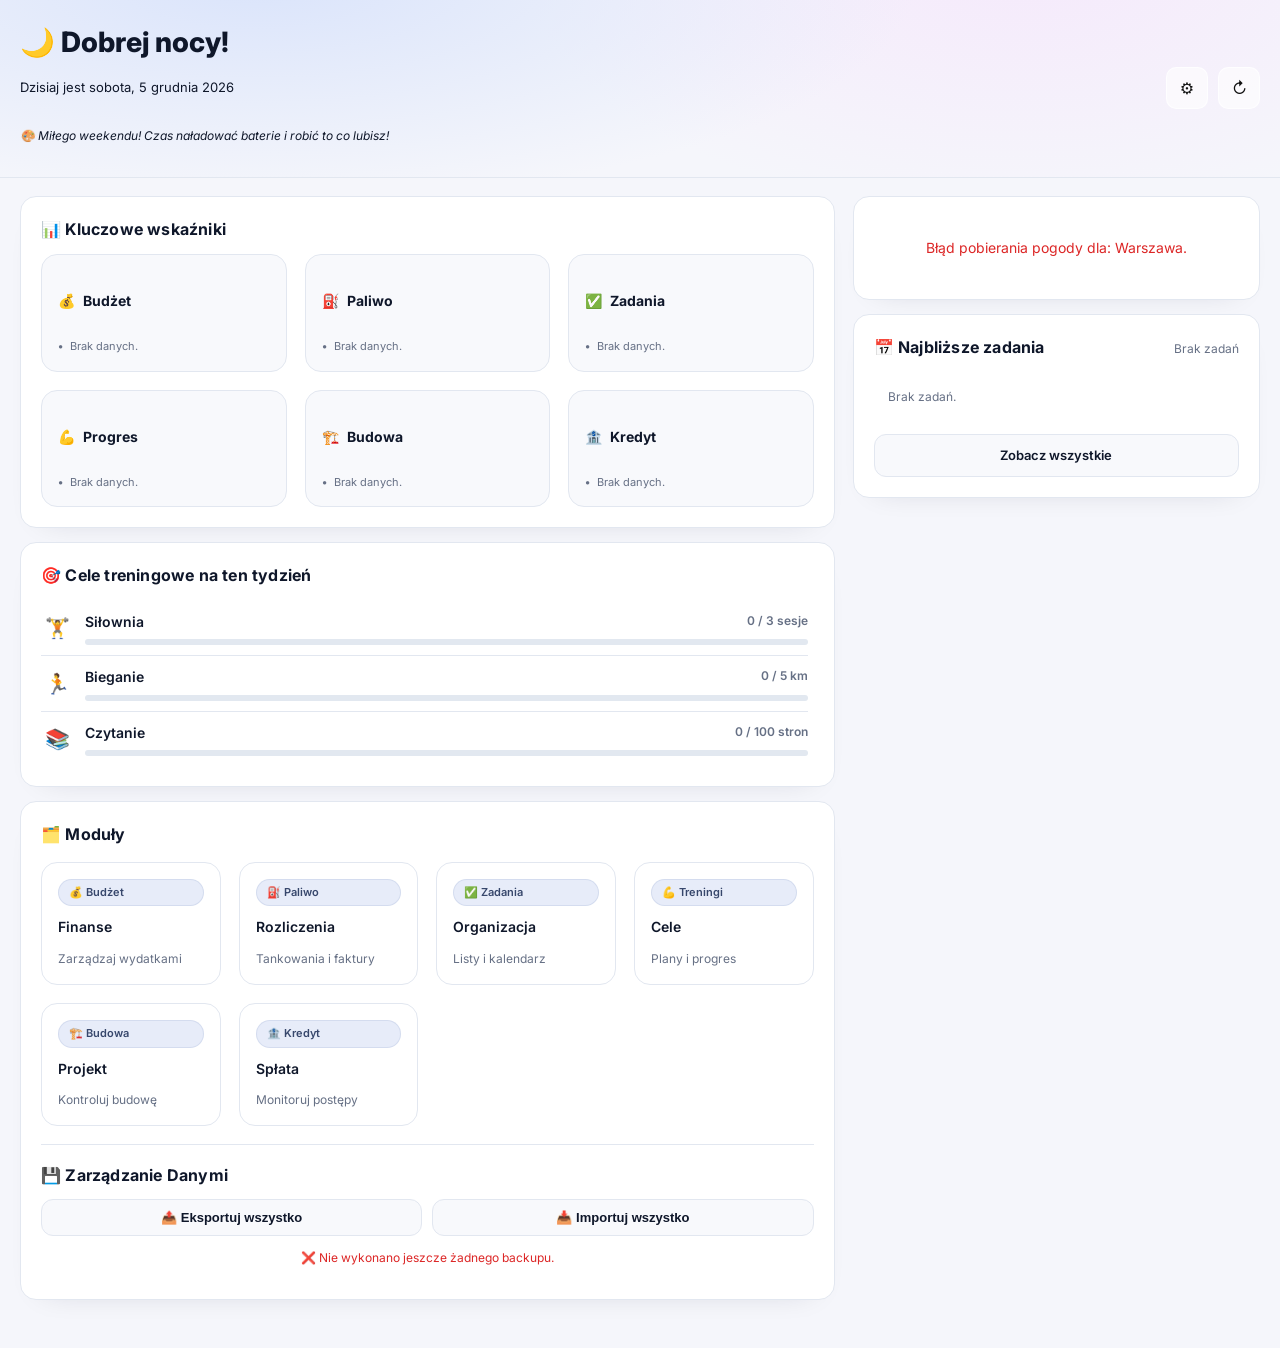
<file: index.html>
<!doctype html>
<html lang="pl" data-theme="light">
<head>
  <meta charset="utf-8" />
  <meta name="viewport" content="width=device-width, initial-scale=1" />
  <title>LifeOS — Dashboard</title>
  <link rel="preconnect" href="https://fonts.googleapis.com">
  <link rel="preconnect" href="https://fonts.gstatic.com" crossorigin>
  <link href="https://fonts.googleapis.com/css2?family=Inter:wght@400;500;600;700;800&display=swap" rel="stylesheet">
  <link rel="stylesheet" href="assets/styles.css">
  <style>
    :root {
      --gradient-primary: radial-gradient(1200px 400px at 20% -10%, hsl(var(--accent-h) 80% 92%) 0%, transparent 55%),
                          radial-gradient(1000px 500px at 80% -20%, hsl(280 70% 95%) 0%, transparent 50%);
      --ring: 2px solid hsl(var(--accent-h) var(--accent-s) 60%);
    }

    .grid { gap: 18px; }
    .g-main { grid-template-columns: 2fr 1fr; align-items: start; }
    .kpi-grid { grid-template-columns: repeat(auto-fit, minmax(220px, 1fr)); }
    .modules-grid { grid-template-columns: repeat(auto-fill, minmax(160px, 1fr)); }
    .card { animation: fadeInUp .4s ease-out; }

    @keyframes slideInRight { from{opacity:0; transform:translateX(12px)} to{opacity:1; transform:translateX(0)} }

    @media(max-width:1200px){ .kpi-grid { grid-template-columns: repeat(2, minmax(0,1fr)); } }
    @media(max-width:900px){ .g-main{ grid-template-columns: 1fr; } }

    .tile{
      cursor:pointer; display:flex; flex-direction:column; gap:10px; border-radius:16px; border:1px solid var(--line);
      background: var(--card); padding:16px; transition: transform .2s ease, box-shadow .2s ease, border-color .2s ease;
      text-decoration:none; color: var(--ink); position:relative; overflow:hidden;
    }
    .tile::before{
      content:''; position:absolute; inset:0 0 auto 0; height:3px; background: var(--accent); opacity:.18; transform: scaleX(0);
      transform-origin:left; transition: transform .2s ease;
    }
    .tile:hover{ transform: translateY(-3px); box-shadow: var(--shadow-md); border-color:hsl(var(--accent-h) 30% 70%) }
    .tile:hover::before{ transform: scaleX(1) }

    /* === New KPI Tiles === */
    .kpi-tile-large {
        display: flex; flex-direction: column; gap: 8px;
        background: var(--surface); border: 1px solid var(--line);
        border-radius: 16px; padding: 16px; text-decoration: none; color: var(--ink);
        transition: transform .2s ease, box-shadow .2s ease, border-color .2s ease;
        height: 100%;
    }
    .kpi-tile-large:hover {
        transform: translateY(-3px);
        box-shadow: var(--shadow-md);
        border-color: hsl(var(--accent-h) 30% 70%);
    }
    .kpi-header { display: flex; align-items: center; gap: 8px; font-weight: 700; font-size: 14px; }
    .kpi-main-value { font-size: 24px; font-weight: 800; line-height: 1.1; }
    .kpi-details { display:flex; flex-direction:column; gap:4px; font-size: 11px; color: var(--muted); line-height: 1.45; }
    .kpi-detail-line { position: relative; padding-left: 12px; }
    .kpi-detail-line::before { content:'•'; position:absolute; left:0; color: var(--muted); font-weight:700; }
    .kpi-progress-container { margin-top: auto; padding-top: 8px; }
    .value-ok { color: var(--green); }
    .value-warn { color: var(--orange); }
    .value-bad { color: var(--red); }

    /* === Hero === */
    .hero-header{
      margin:-32px -20px 18px -20px; padding: 20px 20px; color: var(--ink); position:relative; overflow:hidden;
      background: var(--gradient-primary);
      border-bottom: 1px solid var(--line);
    }
    .hero-content{
        position:relative; z-index:1; max-width:1280px; margin:0 auto;
        width: 100%;
        display:flex; align-items:center; justify-content: space-between; gap: 24px;
    }
    .hero-intro{ display:flex; flex-direction:column; gap:6px; }
    .greeting-text{ font-size: clamp(20px, 4vw, 28px); font-weight:800; margin:0 0 6px 0; animation: fadeInUp .5s ease-out }
    .date-text{ opacity:.9; font-size: 13px; margin:0 0 10px 0; animation: fadeInUp .5s ease-out .1s both }
    .dynamic-message{ font-style: italic; opacity:.85; font-size:12px; animation: fadeInUp .5s ease-out .2s both }

    .quick-actions{ display:flex; gap:10px; animation: slideInRight .5s ease-out .2s both; }
    .quick-action{
      width:42px; height:42px; background: hsl(0 0% 100% / .6);
      border:1px solid hsl(0 0% 100% / .7); border-radius:10px; display:flex; align-items:center; justify-content:center;
      color:#111; text-decoration:none; font-size:16px; transition: transform .15s ease, background .2s ease; backdrop-filter: blur(8px);
    }
    .quick-action:hover{ transform: scale(1.07) }

    /* === Lists & feeds === */
    .activity-feed{ max-height: 300px; overflow-y:auto; padding-right:6px }
    .activity-item{ display:flex; align-items:center; gap:12px; padding:10px 0; border-bottom:1px solid var(--line); animation:fadeInUp .35s ease-out }
    .activity-item:last-child{ border-bottom:none }

    /* === Upcoming tasks === */
    .priorities-card{ display:flex; flex-direction:column; background: var(--card); flex-grow: 1; }
    .upcoming-header{ display:flex; justify-content:space-between; align-items:baseline; margin-bottom:12px }
    #upcoming-tasks-list{ overflow:auto; padding-right:6px; flex-grow: 1; }
    .task-group-header {
      font-size: 9px; text-transform: uppercase; color: var(--muted); margin: 16px 0 4px 4px; font-weight: 600; letter-spacing:0.5px;
    }
    .task-group-header:first-of-type { margin-top: 0; }
    .upcoming-task-item{
      display:flex; align-items:center; gap:12px; padding:10px 12px; margin:4px 0;
      background: var(--surface); border-radius:12px; border:1px solid var(--line); transition: background .2s ease, transform .2s ease;
    }
    .upcoming-task-item:hover{ transform: translateX(3px); background: hsl(var(--accent-h) 60% 96% / .5) }
    .task-title{ font-weight: 600; color: var(--ink) }
    .task-due-date{
      font-size:10px; font-weight:700; text-align:right; margin-left:auto; white-space:nowrap; background: var(--accent-weak);
      color: hsl(var(--accent-h) 30% 25%); padding:4px 8px; border-radius: 8px; border:1px solid hsl(var(--accent-h) 45% 85% / .8)
    }
    .prio-pill{ width:10px; height:10px; border-radius:50%; flex-shrink:0; border:2px solid #fff; box-shadow: 0 0 0 2px var(--line) }
    .prio-pill.high{ background:#ff6b6b } .prio-pill.medium{ background:#ffd93d } .prio-pill.low{ background:#6bcf7f }

    /* === Weather === */
    .weather-main { display: flex; align-items: center; gap: 14px; }
    .weather-icon { font-size: 42px; line-height: 1; }
    .weather-temp { font-size: 36px; font-weight: 800; line-height: 1; margin: 0; }
    .weather-desc { opacity: .95; font-weight: 600; }
    .weather-sub { display:flex; gap:12px; align-items:center; font-size:10px; color:var(--muted); margin-top: 8px; }
    .forecast-grid { display: grid; grid-template-columns: repeat(2, 1fr); gap: 10px; margin-top: 14px; padding-top: 12px; border-top: 1px solid var(--line); }
    .forecast-day { background: var(--surface); padding: 10px; border-radius: 10px; text-align: center; font-size: 11px; border: 1px solid var(--line); }
    .forecast-day .forecast-icon { font-size: 24px; margin: 4px 0; }
    .forecast-day .forecast-temp { font-weight: 700; font-size: 14px; }
    .forecast-day .tiny { font-size: 9px; }

    /* === Notification === */
    .notification{
      position:fixed; top:16px; right:16px; padding:14px 16px; background: var(--card); border-left:4px solid var(--green);
      border-radius:12px; box-shadow: var(--shadow-lg); z-index:1000; transform: translateX(400px);
      transition: transform .25s ease; max-width: 320px; color: var(--ink); border:1px solid var(--line);
    }
    .notification.show{ transform: translateX(0) }
    .notification.error{ border-left-color: var(--red) }
    .notification.warning{ border-left-color: var(--orange) }

    /* === Modal === */
    .modal-overlay{
      position:fixed; inset:0; background: rgba(15,23,42,.6); display:flex; justify-content:center; align-items:center; z-index:1000;
      backdrop-filter: blur(8px); opacity:0; pointer-events:none; transition: opacity .2s ease-out;
    }
    .modal-overlay.visible{ opacity:1; pointer-events: all }
    .modal-card{ background: var(--card); padding: 26px; border-radius: 16px; box-shadow: var(--shadow-lg); max-width: 520px; width: 92%;
      transform: scale(.96); transition: transform .2s ease; border:1px solid var(--line) }
    .modal-overlay.visible .modal-card{ transform: scale(1) }
    #modal-text{ font-size: 13px; margin:0 0 18px 0; color: var(--ink); line-height:1.6 }
    .modal-actions{ margin-top:16px; display:flex; justify-content:center; gap:10px }

    /* === Loading === */
    .loading::after{
      content:''; position:absolute; inset:0; background: rgba(255,255,255,.75); border-radius: inherit;
    }
    .loading::before{
      content:''; position:absolute; top:50%; left:50%; width:22px; height:22px; border:3px solid #e2e8f0; border-top-color: var(--accent);
      border-radius:50%; animation: spin 1s linear infinite; transform: translate(-50%,-50%);
    }
    @keyframes spin{ to{ transform: translate(-50%,-50%) rotate(360deg) } }

    @media (max-width: 768px){
      .hero-header{ padding: 24px; margin:-28px -20px 20px -20px }
      .hero-content{ flex-direction: column; align-items: flex-start; gap: 16px; }
      .quick-actions{ width: 100%; justify-content: flex-start; }
    }
  </style>
</head>
<body>
  <div class="wrap">
    <header class="hero-header">
      <div class="hero-content">
        <div class="hero-intro">
          <h1 id="greeting" class="greeting-text">Dzień dobry!</h1>
          <p id="current-date" class="date-text"></p>
          <p id="dynamic-message" class="dynamic-message"></p>
        </div>
        <div class="quick-actions">
          <a href="#" class="quick-action" title="Ustawienia" onclick="openSettingsModal()">⚙️</a>
          <a href="#" class="quick-action" title="Odśwież" onclick="refreshDashboard()">↻</a>
        </div>
      </div>
    </header>

    <div class="grid g-main">
      <div style="display: grid; gap: 14px; align-content: start;">
        <div class="card">
          <h3 class="title">📊 Kluczowe wskaźniki</h3>
          <div class="grid g-2 kpi-grid">
            <a href="budget.html" id="kpi-budget" class="kpi-tile-large"></a>
            <a href="fuel.html" id="kpi-fuel" class="kpi-tile-large"></a>
            <a href="tasks.html" id="kpi-tasks" class="kpi-tile-large"></a>
            <a href="trainings.html" id="kpi-progress" class="kpi-tile-large"></a>
            <a href="house.html" id="kpi-house" class="kpi-tile-large"></a>
            <a href="loan.html" id="kpi-loan" class="kpi-tile-large"></a>
          </div>
        </div>

        <div class="card">
          <h3 class="title">🎯 Cele treningowe na ten tydzień</h3>
          <div id="weekly-activities-list" class="activity-feed"></div>
        </div>
        
        <div class="card">
          <h3 class="title">🗂️ Moduły</h3>
          <div class="grid modules-grid" style="margin-top: 14px;">
            <a class="tile" href="budget.html">
              <div class="pill">💰 Budżet</div>
              <div style="font-weight: 600;">Finanse</div>
              <div class="tiny muted">Zarządzaj wydatkami</div>
            </a>
            <a class="tile" href="fuel.html">
              <div class="pill">⛽ Paliwo</div>
              <div style="font-weight: 600;">Rozliczenia</div>
              <div class="tiny muted">Tankowania i faktury</div>
            </a>
            <a class="tile" href="tasks.html">
              <div class="pill">✅ Zadania</div>
              <div style="font-weight: 600;">Organizacja</div>
              <div class="tiny muted">Listy i kalendarz</div>
            </a>
            <a class="tile" href="trainings.html">
              <div class="pill">💪 Treningi</div>
              <div style="font-weight: 600;">Cele</div>
              <div class="tiny muted">Plany i progres</div>
            </a>
            <a class="tile" href="house.html">
                <div class="pill">🏗️ Budowa</div>
                <div style="font-weight: 600;">Projekt</div>
                <div class="tiny muted">Kontroluj budowę</div>
            </a>
            <a class="tile" href="loan.html">
                <div class="pill">🏦 Kredyt</div>
                <div style="font-weight: 600;">Spłata</div>
                <div class="tiny muted">Monitoruj postępy</div>
            </a>
          </div>
          <div style="border-top: 1px solid var(--line); margin: 18px 0;"></div>
          <h3 class="title" style="margin-bottom: 10px;">💾 Zarządzanie Danymi</h3>
          <div class="grid g-2" style="gap: 10px;">
            <button class="btn" id="export-all-btn">📤 Eksportuj wszystko</button>
            <button class="btn" id="import-all-btn">📥 Importuj wszystko</button>
            <input type="file" id="import-file-input" style="display:none" accept="application/json"/>
          </div>
          <p id="backup-status" class="tiny" style="margin-top: 12px; text-align: center;"></p>
        </div>
      </div>

      <div style="display: flex; flex-direction: column; gap: 14px;">
        <div class="card weather-widget" id="weather-widget" aria-live="polite">
          <!-- Weather content will be dynamically inserted here -->
        </div>
        <div class="card priorities-card" id="priorities-card">
          <div class="upcoming-header">
            <h3 class="title" style="margin:0;">📅 Najbliższe zadania</h3>
            <p id="priorities-summary" class="tiny muted" style="margin:0;"></p>
          </div>
          <div id="upcoming-tasks-list"></div>
          <a href="tasks.html" class="btn" style="margin-top: 14px;">Zobacz wszystkie</a>
        </div>
      </div>
    </div>

  </div>

  <!-- Modals -->
  <div id="modal-overlay" class="modal-overlay" role="dialog" aria-modal="true" aria-labelledby="modal-text">
    <div class="modal-card">
      <p id="modal-text"></p>
      <div id="modal-actions" class="modal-actions"></div>
    </div>
  </div>

  <div id="notification" class="notification"></div>

<script>
/* === STORAGE KEYS === */
const BUDGET_STORAGE_KEY = 'lifeos_budget_v4';
const FUEL_STORAGE_KEY = 'lifeos_fuel_v1';
const TASKS_STORAGE_KEY = 'lifeos_tasks_pro_v2';
const TRAININGS_STORAGE_KEY_MODERN = 'lifeos_trainings_month_v1';
const TRAININGS_STORAGE_KEY_LEGACY = 'lifeos_trainings_v1';
const TRAININGS_STORAGE_KEYS = [TRAININGS_STORAGE_KEY_MODERN, TRAININGS_STORAGE_KEY_LEGACY];
const HOUSE_STORAGE_KEY = 'buildmaster_pro_v11';
const LOAN_STORAGE_KEY = 'lifeos_loan_v1';
const SETTINGS_STORAGE_KEY = 'lifeos_settings_v1';
const BACKUP_TIMESTAMP_KEY = 'lifeos_last_backup';

const TRAINING_GOALS = {
  gym: { target: 3, unit: 'sesje', name: 'Siłownia', icon: '🏋️' },
  running: { target: 5, unit: 'km', name: 'Bieganie', icon: '🏃' },
  reading: { target: 100, unit: 'stron', name: 'Czytanie', icon: '📚' },
};

/* === UTIL === */
function fmt(n, c = 'PLN') {
  try {
    const numValue = Number(n || 0);
    const parts = numValue.toFixed(2).split('.');
    parts[0] = parts[0].replace(/\B(?=(\d{3})+(?!\d))/g, "\u00A0");
    return `${parts.join(',')}\u00A0${c}`;
  } catch { return `${Number(n || 0).toFixed(2)}\u00A0${c}`; }
}
function safeParse(raw, fallback = null){
  if(!raw) return fallback;
  try { return JSON.parse(raw); } catch { return fallback; }
}
function num(s) {
  if(typeof s === 'number') return s;
  if(!s) return 0;
  const raw = String(s).replace(/\s|\u00A0/g, '');
  let normalized = raw.replace(',', '.');
  const n = Number(normalized.replace(/[^0-9.\-]/g, ''));
  return Number.isFinite(n) ? n : 0;
}
function monthKey(d = new Date()) { return `${d.getFullYear()}-${String(d.getMonth()+1).padStart(2,'0')}`; }
function parseDate(dateString){ if(!dateString) return null; const p = dateString.split('-').map(Number); return new Date(Date.UTC(p[0], p[1]-1, p[2])); }
function parseLocalDate(dateString){ if(!dateString) return null; const p = dateString.split('-').map(Number); if(p.some(v=>!Number.isFinite(v))) return null; return new Date(p[0], p[1]-1, p[2]); }
function getWeekNumber(d){ d = new Date(Date.UTC(d.getFullYear(), d.getMonth(), d.getDate())); d.setUTCDate(d.getUTCDate()+4-(d.getUTCDay()||7)); const yStart=new Date(Date.UTC(d.getUTCFullYear(),0,1)); return [d.getUTCFullYear(), Math.ceil((((d - yStart)/86400000)+1)/7)] }
function getISOWeekStart(year, week){ const simple = new Date(Date.UTC(year,0,4)); simple.setUTCDate(simple.getUTCDate() + (week-1)*7); const day = simple.getUTCDay(); const diff = (day === 0 ? -6 : 1) - day; simple.setUTCDate(simple.getUTCDate()+diff); return new Date(simple.getFullYear(), simple.getMonth(), simple.getDate()); }
function formatShortDate(date){ if(!(date instanceof Date)) return ''; const time = date.getTime(); if(Number.isNaN(time)) return ''; return date.toLocaleDateString('pl-PL',{ day:'2-digit', month:'2-digit' }); }
function formatGoalValue(type, value){ const numValue = Number(value || 0); if(type === 'gym') return Math.max(0, Math.round(numValue)); const rounded = Math.round(numValue * 10) / 10; return Math.abs(rounded % 1) < 0.1 ? Math.round(rounded) : rounded.toFixed(1); }

function normalizeFuelTransaction(tx){ if(!tx || !tx.date) return null; const normalized = { ...tx }; const rawAmount = num(tx.amount ?? tx.value); let type = (tx.type || '').toLowerCase(); if(type !== 'invoice' && type !== 'advance'){ type = rawAmount >= 0 ? 'advance' : 'invoice'; }
  normalized.type = type;
  normalized.amount = type === 'invoice' ? -Math.abs(rawAmount) : Math.abs(rawAmount);
  const litersSource = tx.liters ?? tx.details?.liters ?? tx.volume;
  const litersValue = num(litersSource);
  normalized.liters = type === 'invoice' && litersValue > 0 ? litersValue : null;
  if(!normalized.ref && tx.reference) normalized.ref = tx.reference;
  return normalized;
}

function getFuelData(){ const parsed = safeParse(localStorage.getItem(FUEL_STORAGE_KEY), {}); const rawList = Array.isArray(parsed?.transactions) ? parsed.transactions : []; const normalized = rawList.map(normalizeFuelTransaction).filter(Boolean).sort((a,b)=> (b.date||'').localeCompare(a.date||'')); const invoices = normalized.filter(tx=> tx.type === 'invoice'); const advances = normalized.filter(tx=> tx.type === 'advance'); return { transactions: normalized, invoices, advances };
}

function getTrainingStore(){ for(const key of TRAININGS_STORAGE_KEYS){ const raw = localStorage.getItem(key); if(!raw) continue; const parsed = safeParse(raw, null); if(parsed && typeof parsed === 'object'){ if(parsed.activities && typeof parsed.activities === 'object'){ return { type: 'modern', data: parsed }; }
      return { type: 'legacy', data: parsed };
    }
  }
  return { type: 'none', data: null };
}

function computeModernTrainingWeekStats(state, isoYear, isoWeek){ const weekStart = getISOWeekStart(isoYear, isoWeek); const weekEnd = new Date(weekStart); weekEnd.setDate(weekStart.getDate()+6); const totals = Object.fromEntries(Object.keys(TRAINING_GOALS).map(k=>[k,0])); const activities = state?.activities && typeof state.activities === 'object' ? state.activities : {};
  Object.entries(activities).forEach(([dateStr, list])=>{
    const day = parseLocalDate(dateStr);
    if(!day) return;
    day.setHours(0,0,0,0);
    if(day < weekStart || day > weekEnd) return;
    if(!Array.isArray(list)) return;
    list.forEach(activity=>{
      if(!activity || !TRAINING_GOALS[activity.type] || !activity.completed) return;
      if(activity.type === 'gym'){ totals.gym += 1; return; }
      const logged = Number(activity.loggedValue);
      const planned = Number(activity.plannedValue);
      const value = Number.isFinite(logged) && logged > 0 ? logged : (Number.isFinite(planned) ? planned : 0);
      totals[activity.type] += value;
    });
  });
  const goalPercents = {};
  Object.entries(TRAINING_GOALS).forEach(([type, def])=>{
    const progress = Number(totals[type] || 0);
    const percent = def.target > 0 ? Math.min(100, Math.round((progress / def.target) * 100)) : 0;
    goalPercents[type] = { progress, percent, target: def.target };
  });
  const average = Math.round(Object.values(goalPercents).reduce((sum, info)=> sum + (info.percent || 0), 0) / Object.keys(TRAINING_GOALS).length) || 0;
  return { goalPercents, average, range: { start: weekStart, end: weekEnd } };
}

function computeModernCompletedWeeks(state, isoYear, isoWeek){ let completed = 0; for(let w = 1; w < isoWeek; w += 1){ const stats = computeModernTrainingWeekStats(state, isoYear, w); const allMet = Object.values(stats.goalPercents || {}).every(info => Number(info.percent || 0) >= 100); if(allMet) completed += 1; }
  return completed;
}

function computeLegacyTrainingWeekStats(data, isoYear, isoWeek){ const weekStart = getISOWeekStart(isoYear, isoWeek); const weekEnd = new Date(weekStart); weekEnd.setDate(weekStart.getDate()+6); const weekData = data?.[isoYear]?.[isoWeek] || {}; const progress = weekData.progress || {}; const goalPercents = {};
  Object.entries(TRAINING_GOALS).forEach(([type, def])=>{
    const value = Number(progress[type] || 0);
    const percent = def.target > 0 ? Math.min(100, Math.round((value / def.target) * 100)) : 0;
    goalPercents[type] = { progress: value, percent, target: def.target };
  });
  const average = Math.round(Object.values(goalPercents).reduce((sum, info)=> sum + (info.percent || 0), 0) / Object.keys(TRAINING_GOALS).length) || 0;
  const completedWeeks = Object.keys(data?.[isoYear] || {}).filter(wn => Number(wn) < isoWeek && data[isoYear][wn]?.isComplete).length;
  const totalWeeks = Math.max(0, isoWeek - 1);
  return { goalPercents, average, range: { start: weekStart, end: weekEnd }, completedWeeks, totalWeeks };
}

function getTrainingSummary(){ const now = new Date(); const [isoYear, isoWeek] = getWeekNumber(now); const totalWeeks = Math.max(0, isoWeek - 1); const store = getTrainingStore(); if(store.type === 'modern'){ const stats = computeModernTrainingWeekStats(store.data, isoYear, isoWeek); return { ...stats, completedWeeks: computeModernCompletedWeeks(store.data, isoYear, isoWeek), totalWeeks: totalWeeks };
  }
  if(store.type === 'legacy'){ const legacyStats = computeLegacyTrainingWeekStats(store.data, isoYear, isoWeek); if(typeof legacyStats.totalWeeks !== 'number') legacyStats.totalWeeks = totalWeeks; if(typeof legacyStats.completedWeeks !== 'number') legacyStats.completedWeeks = 0; return legacyStats; }
  return { goalPercents: null, average: 0, range: null, completedWeeks: 0, totalWeeks };
}

function renderDetailLines(lines){ if(!Array.isArray(lines) || !lines.length) return '<div class="kpi-detail-line">Brak danych.</div>'; return lines.map(line => `<div class="kpi-detail-line">${line}</div>`).join(''); }

/* === NOTIFICATION === */
function showNotification(message, type='success'){
  const n = document.getElementById('notification');
  n.textContent = message;
  n.className = `notification ${type} show`;
  setTimeout(()=> n.classList.remove('show'), 3200);
}

/* === HEADER TEXT === */
function renderGreetingAndDate(){
  const now = new Date();
  const hour = now.getHours();
  const dayOfWeek = now.getDay();
  let greeting = "Dzień dobry!", emoji = "🌅";
  if(hour < 6){ greeting="Dobrej nocy!"; emoji="🌙" }
  else if(hour < 12){ greeting="Dzień dobry!"; emoji="🌅" }
  else if(hour < 18){ greeting="Dzień dobry!"; emoji="☀️" }
  else { greeting="Dobry wieczór!"; emoji="🌆" }
  document.getElementById('greeting').innerHTML = `${emoji} ${greeting}`;
  document.getElementById('current-date').textContent =
    `Dzisiaj jest ${now.toLocaleDateString('pl-PL',{weekday:'long',year:'numeric',month:'long',day:'numeric'})}`;
  const isWeekday = dayOfWeek >= 1 && dayOfWeek <= 5;
  let msg = "";
  if(isWeekday){
    if(hour < 9) msg = "🍵 Dzień się dopiero zaczyna. Czas na kawę i planowanie!";
    else if(hour < 12) msg = "💪 Poranne godziny to najlepszy czas na produktywność!";
    else if(hour < 17){
      const endWork = new Date(); endWork.setHours(17,0,0,0);
      const diffMs = endWork - now;
      if (diffMs > 0){
        const h = Math.floor(diffMs/3600000), m = Math.floor((diffMs%3600000)/60000);
        msg = `⏰ Do końca pracy zostało ${h}h ${m}m. Dasz radę!`;
      } else msg = "🎉 Praca na dziś skończona. Czas na odpoczynek!";
    } else msg = "🌟 Wieczór to idealny czas na podsumowania i planowanie jutra!";
  } else msg = "🎨 Miłego weekendu! Czas naładować baterie i robić to co lubisz!";
  document.getElementById('dynamic-message').textContent = msg;
}

/* === UPCOMING TASKS === */
function renderUpcomingTasks(){
  const listEl = document.getElementById('upcoming-tasks-list');
  const tasksRaw = localStorage.getItem(TASKS_STORAGE_KEY);
  const tasksState = safeParse(tasksRaw, { tasks: [] });
  if(!tasksState || !Array.isArray(tasksState.tasks) || tasksState.tasks.length === 0){
    listEl.innerHTML = `<div class="tiny muted" style="padding: 14px;">Brak zadań.</div>`;
    document.getElementById('priorities-summary').textContent = 'Brak zadań';
    return;
  }
  const today = new Date(); today.setUTCHours(0,0,0,0);
  
  const overdue = tasksState.tasks.filter(t => t.status !== 'done' && t.dueDate && parseDate(t.dueDate) < today).sort((a,b) => parseDate(a.dueDate)-parseDate(b.dueDate));
  const todayTasks = tasksState.tasks.filter(t => t.status !== 'done' && t.dueDate && parseDate(t.dueDate).getTime() === today.getTime());
  const tomorrowTasks = tasksState.tasks.filter(t => t.status !== 'done' && t.dueDate && parseDate(t.dueDate).getTime() === new Date(today.getTime()+86400000).getTime());
  
  document.getElementById('priorities-summary').textContent = `Zaległe: ${overdue.length} | Dziś: ${todayTasks.length}`;
  
  if(overdue.length === 0 && todayTasks.length === 0 && tomorrowTasks.length === 0){
    listEl.innerHTML = `<div style="text-align:center; padding: 26px 0; opacity: .9;"><div style="font-size: 36px; margin-bottom: 8px;">🎉</div><p class="tiny muted">Brak zadań priorytetowych!</p></div>`;
    return;
  }
  
  let html = '';
  const createTaskHtml = (task) => {
      const dueDate = parseDate(task.dueDate);
      const diffDays = Math.round((dueDate - today) / 86400000);
      let dueText = '';
      if (diffDays < 0) dueText = `${Math.abs(diffDays)} dni temu`;
      else if (diffDays === 0) dueText = 'dziś';
      else if (diffDays === 1) dueText = 'jutro';

      return `<div class="upcoming-task-item">
        <div class="prio-pill ${task.priority}"></div>
        <div class="task-title">${task.title}</div>
        <div class="task-due-date">${dueText}</div>
      </div>`;
  };

  if (overdue.length > 0) {
    html += `<h5 class="task-group-header">Zaległe</h5>`;
    html += overdue.map(createTaskHtml).join('');
  }
  if (todayTasks.length > 0) {
    html += `<h5 class="task-group-header">Na dziś</h5>`;
    html += todayTasks.map(createTaskHtml).join('');
  }
  if (tomorrowTasks.length > 0) {
    html += `<h5 class="task-group-header">Na jutro</h5>`;
    html += tomorrowTasks.map(createTaskHtml).join('');
  }
  
  listEl.innerHTML = html;
}

/* === WEEKLY ACTIVITIES === */
function renderWeeklyActivities(){
  const listEl = document.getElementById('weekly-activities-list');
  const summary = getTrainingSummary();
  const goalPercents = summary.goalPercents || {};
  listEl.innerHTML = Object.entries(TRAINING_GOALS).map(([type, meta], index)=>{
    const info = goalPercents[type] || { progress: 0, percent: 0, target: meta.target };
    const current = formatGoalValue(type, info.progress || 0);
    const pct = Math.max(0, Math.min(100, Number(info.percent) || 0));
    return `<div class="activity-item" style="animation-delay:${index * 0.05}s;">
      <div style="font-size:20px;width:32px;text-align:center">${meta.icon}</div>
      <div style="flex:1">
        <div style="font-weight:600;display:flex;justify-content:space-between"><span>${meta.name}</span><span class="tiny muted">${current} / ${meta.target} ${meta.unit}</span></div>
        <div class="progress" style="height:6px;margin-top:6px"><i style="width:${pct}%"></i></div>
      </div>
    </div>`;
  }).join('');
}

/* === WEATHER (From Settings) === */
function renderWeatherWidget() {
  const widget = document.getElementById('weather-widget');
  const settings = safeParse(localStorage.getItem(SETTINGS_STORAGE_KEY), {}) || {};
  const locationQuery = settings.weatherLocation || 'Warszawa';

  widget.innerHTML = `<div class="muted" style="padding: 20px; text-align: center; font-size: 13px;">Ładowanie pogody dla: ${locationQuery}...</div>`;

  fetch(`https://wttr.in/${encodeURIComponent(locationQuery)}?format=j1`)
    .then(r => r.json())
    .then(data => {
        if (!data || !data.current_condition || !data.weather) {
          widget.innerHTML = `<div class="muted" style="padding: 20px; text-align: center; color: var(--red);">Brak danych pogodowych dla: ${locationQuery}.</div>`;
          return;
        }
        const current = data.current_condition[0];
        const forecastDays = data.weather.slice(1, 3);

        const weatherCodeMap = { '113': '☀️', '116': '⛅️', '119': '☁️', '122': '🌥️', '143': '🌫️', '176': '🌦️', '179': '🌨️', '182': '🌨️', '185': '🌨️', '200': '⛈️', '227': '❄️', '230': ' Blizzard', '248': '🌫️', '260': '🌫️', '263': '🌦️', '266': '🌦️', '281': '🌧️', '284': '🌧️', '293': '🌧️', '296': '🌧️', '299': '🌧️', '302': '🌧️', '305': '🌧️', '308': '🌧️', '311': '🌧️', '314': '🌧️', '317': '🌨️', '320': '🌨️', '323': '❄️', '326': '❄️', '329': '❄️', '332': '❄️', '335': '❄️', '338': '❄️', '350': '🌨️', '353': '🌦️', '356': '🌧️', '359': '🌧️', '362': '🌨️', '365': '🌨️', '368': '❄️', '371': '❄️', '374': '🌨️', '377': '🌨️', '386': '⛈️', '389': '⛈️', '392': '⛈️', '395': '❄️', };
        const getWeatherEmoji = (code) => weatherCodeMap[code] || ' ';

        const locationName = data.nearest_area[0].areaName[0].value;
        const feelsLike = current.FeelsLikeC ? `odczuwalna ${current.FeelsLikeC}°` : '';
        const wind = current.windspeedKmph ? `wiatr ${current.windspeedKmph} km/h` : '';

        const todayHTML = `
          <div class="weather-main">
              <div class="weather-icon">${getWeatherEmoji(current.weatherCode)}</div>
              <div>
                  <div class="weather-temp">${current.temp_C}°</div>
                  <div class="weather-desc">${current.weatherDesc[0].value}</div>
              </div>
          </div>
          <div class="weather-sub">
              <div class="tiny">${locationName}</div>
              <div class="tiny">${[feelsLike, wind].filter(Boolean).join(' • ')}</div>
          </div>
        `;

        const forecastHTML = forecastDays.map((day, index) => {
          const date = new Date();
          date.setDate(date.getDate() + index + 1);
          const dayName = date.toLocaleDateString('pl-PL', { weekday: 'short' });
          const dayNameCapitalized = dayName.charAt(0).toUpperCase() + dayName.slice(1);
          return `
            <div class="forecast-day">
              <div>${dayNameCapitalized}</div>
              <div class="forecast-icon">${getWeatherEmoji(day.hourly[4].weatherCode)}</div>
              <div class="forecast-temp">${day.avgtempC}°C</div>
              <div class="tiny muted">${day.maxtempC}° / ${day.mintempC}°</div>
            </div>
          `;
        }).join('');

        widget.innerHTML = `
          <h4 class="title" style="margin-bottom: 12px;">🌤️ Pogoda</h4>
          ${todayHTML}
          <div class="forecast-grid">${forecastHTML}</div>
        `;
    })
    .catch(() => {
      widget.innerHTML = `<div class="muted" style="padding: 20px; text-align: center; color: var(--red);">Błąd pobierania pogody dla: ${locationQuery}.</div>`;
    });
}

/* === KPIs === */
function renderKPIs(){
    const kpiElements = {
        budget: document.getElementById('kpi-budget'),
        fuel: document.getElementById('kpi-fuel'),
        tasks: document.getElementById('kpi-tasks'),
        progress: document.getElementById('kpi-progress'),
        house: document.getElementById('kpi-house'),
        loan: document.getElementById('kpi-loan'),
    };
    Object.values(kpiElements).forEach(el => el.classList.add('loading'));
    setTimeout(() => {
        Object.values(kpiElements).forEach(el => el.classList.remove('loading'));
        renderKPIData();
    }, 400);
}

function renderKPIData(){
  const kpiElements = {
      budget: document.getElementById('kpi-budget'),
      fuel: document.getElementById('kpi-fuel'),
      tasks: document.getElementById('kpi-tasks'),
      progress: document.getElementById('kpi-progress'),
      house: document.getElementById('kpi-house'),
      loan: document.getElementById('kpi-loan'),
  };

  // --- Budget KPI ---
  const budgetRaw = localStorage.getItem(BUDGET_STORAGE_KEY);
  if(budgetRaw){
    const parsedBudget = safeParse(budgetRaw, null);
    const bState = parsedBudget?.modules?.budget || parsedBudget?.budget || parsedBudget;
    const ym = monthKey();
    if(bState && bState.monthly && bState.monthly[ym]){
      const m = bState.monthly[ym];
      const incomes = Array.isArray(m.incomes) ? m.incomes : [];
      const fixed = Array.isArray(m.fixed) ? m.fixed : [];
      const incSum = incomes.reduce((s,x)=> s+num(x.amount),0);
      const fixSum = fixed.reduce((s,x)=> s+num(x.amount),0);
      const daysInMonth = new Date(ym.split('-')[0], ym.split('-')[1], 0).getDate();
      const currentDay = new Date().getDate();

      const dailyBudget = Math.max(0, (incSum - fixSum)/daysInMonth);
      const budgetForToday = dailyBudget * currentDay;

      const catsById = Object.fromEntries((Array.isArray(bState?.categories)?bState.categories:[]).map(c=>[c.id,c]));
      const txs = Array.isArray(bState?.transactions) ? bState.transactions : [];
      const spentUntilToday = txs.filter(t=> String(t.date||'').startsWith(ym) && new Date(t.date).getDate()<=currentDay).reduce((sum,t)=>{
        if(t.splits?.length){ return sum + t.splits.reduce((ss,sp)=>{ const cat=catsById[sp.categoryId]; return (cat && (cat.type==='expense'||cat.type==='saving') && cat.id!=='c_fixed') ? ss+Math.abs(num(sp.amount)) : ss },0) }
        const cat=catsById[t.categoryId]; return (cat && (cat.type==='expense'||cat.type==='saving') && cat.id!=='c_fixed') ? sum+Math.abs(num(t.amount)) : sum
      },0);

      const buffer = budgetForToday - spentUntilToday;
      const bufferClass = buffer > budgetForToday * 0.2 ? 'value-ok' : buffer >= 0 ? 'value-warn' : 'value-bad';

      const totalSpentMonth = txs.filter(t=> String(t.date||'').startsWith(ym)).reduce((sum,t)=>{
        if(t.splits?.length){ return sum + t.splits.reduce((ss,sp)=>{ const cat=catsById[sp.categoryId]; return (cat && (cat.type==='expense'||cat.type==='saving')) ? ss+Math.abs(num(sp.amount)) : ss },0) }
        const cat=catsById[t.categoryId]; return (cat && (cat.type==='expense'||cat.type==='saving')) ? sum+Math.abs(num(t.amount)) : sum
      },0);
      const monthlyBudget = incSum;
      const spentPct = monthlyBudget > 0 ? (totalSpentMonth / monthlyBudget) * 100 : 0;

      const detailLines = [
        `Dzisiejszy limit: ${fmt(dailyBudget)} • wydano ${fmt(spentUntilToday)} z ${fmt(budgetForToday)}.`,
        `Plan miesięczny: ${fmt(monthlyBudget)} (wykorzystano ${Math.round(spentPct)}%).`
      ];

      kpiElements.budget.innerHTML = `
        <div class="kpi-header"><span>💰</span><h4>Budżet</h4></div>
        <div class="kpi-main-value ${bufferClass}">${fmt(buffer, '')}<span class="tiny muted" style="margin-left: 4px;">PLN</span></div>
        <div class="kpi-details">${renderDetailLines(detailLines)}</div>
        <div class="kpi-progress-container">
          <div class="tiny muted" style="display: flex; justify-content: space-between; margin-bottom: 4px;">
            <span>Budżet miesięczny</span><span>${Math.round(spentPct)}%</span>
          </div>
          <div class="progress"><i style="width:${spentPct}%"></i></div>
        </div>`;
    } else {
      kpiElements.budget.innerHTML = `
        <div class="kpi-header"><span>💰</span><h4>Budżet</h4></div>
        <div class="kpi-main-value">—</div>
        <div class="kpi-details">${renderDetailLines(['Brak danych na ten miesiąc.'])}</div>
        <div class="kpi-progress-container"></div>`;
    }
  } else {
    kpiElements.budget.innerHTML = `<div class="kpi-header"><span>💰</span><h4>Budżet</h4></div><div class="kpi-details">${renderDetailLines(['Brak danych.'])}</div>`;
  }

  // --- Fuel KPI ---
  const fuelData = getFuelData();
  if(fuelData.transactions.length){
    const balance = fuelData.transactions.reduce((sum, tx)=> sum + tx.amount, 0);
    const balanceClass = balance >= 0 ? 'value-ok' : 'value-bad';
    const lastInvoice = fuelData.invoices[0];
    const detailLines = [];
    if(lastInvoice){
      const days = lastInvoice.date ? Math.floor((new Date() - new Date(lastInvoice.date))/86400000) : null;
      const amount = Math.abs(Number(lastInvoice.amount) || 0);
      const liters = typeof lastInvoice.liters === 'number' ? lastInvoice.liters : num(lastInvoice.liters);
      detailLines.push(`Ostatnie tankowanie ${days === null ? '' : `${days} dni temu `}za ${fmt(amount)}.`);
      if(liters && liters > 0){
        const pricePerLiter = amount / liters;
        detailLines.push(`${liters.toFixed(1)} L @ ${fmt(pricePerLiter, 'PLN/L')}`);
      }
    } else {
      detailLines.push('Brak zarejestrowanych tankowań.');
    }
    const lastYearStart = new Date();
    lastYearStart.setHours(0,0,0,0);
    lastYearStart.setMonth(lastYearStart.getMonth() - 12);
    const invoicesLastYear = fuelData.invoices.filter(tx => {
      const txDate = parseDate(tx.date);
      return txDate ? txDate >= lastYearStart : false;
    });
    const totalCost = invoicesLastYear.reduce((sum, tx)=> sum + Math.abs(Number(tx.amount) || 0), 0);
    const totalLiters = invoicesLastYear.reduce((sum, tx)=> sum + (Number(tx.liters) || 0), 0);
    if(totalLiters > 0){
      detailLines.push(`Średnia cena (12M): ${fmt(totalCost / totalLiters, 'PLN/L')} (${invoicesLastYear.length} fakt.)`);
    } else if(invoicesLastYear.length === 0 && fuelData.invoices.length > 0){
      detailLines.push(`Brak faktur z ostatnich 12 mies. • Łącznie ${fuelData.invoices.length}`);
    } else {
      detailLines.push(`${fuelData.invoices.length} faktur • ${fuelData.advances.length} zaliczek`);
    }
    kpiElements.fuel.innerHTML = `
      <div class="kpi-header"><span>⛽</span><h4>Paliwo</h4></div>
      <div class="kpi-main-value ${balanceClass}">${fmt(balance, '')}<span class="tiny muted" style="margin-left: 4px;">PLN</span></div>
      <div class="kpi-details">${renderDetailLines(detailLines)}</div>`;
  } else {
    kpiElements.fuel.innerHTML = `<div class="kpi-header"><span>⛽</span><h4>Paliwo</h4></div><div class="kpi-details">${renderDetailLines(['Brak danych.'])}</div>`;
  }

  // --- Tasks KPI ---
  const tasksRaw = localStorage.getItem(TASKS_STORAGE_KEY);
  if(tasksRaw){
    const t = safeParse(tasksRaw, { tasks: [] });
    const today = new Date(); today.setUTCHours(0,0,0,0);
    const activeTasks = Array.isArray(t?.tasks) ? t.tasks.filter(x=> x.status!=='done') : [];
    const overdue = activeTasks.filter(x => x.dueDate && parseDate(x.dueDate) < today).length;
    const forToday = activeTasks.filter(x => x.dueDate && parseDate(x.dueDate).getTime() === today.getTime()).length;
    const activeCount = activeTasks.length;
    const activeClass = activeCount > 15 ? 'value-bad' : activeCount > 5 ? 'value-warn' : 'value-ok';

    const now = new Date();
    const start = new Date(now); start.setDate(now.getDate() - now.getDay() + (now.getDay()===0?-6:1)); start.setHours(0,0,0,0);
    const end = new Date(start); end.setDate(start.getDate()+6); end.setHours(23,59,59,999);
    const weekly = t.tasks.filter(x=> x.dueDate && new Date(x.dueDate)>=start && new Date(x.dueDate)<=end);
    const done = weekly.filter(x=> x.status==='done').length;
    const planned = weekly.length;
    const progress = planned>0 ? (done/planned)*100 : 0;
    const detailLines = [
      `Zaległe: ${overdue} • Na dziś: ${forToday}.`,
      planned > 0 ? `Postęp tygodnia: ${done}/${planned} (${Math.round(progress)}%).` : 'Brak zadań zaplanowanych na ten tydzień.'
    ];

    kpiElements.tasks.innerHTML = `
      <div class="kpi-header"><span>✅</span><h4>Zadania</h4></div>
      <div class="kpi-main-value ${activeClass}">${activeCount}</div>
      <div class="kpi-details">${renderDetailLines(detailLines)}</div>
      <div class="kpi-progress-container">
        <div class="tiny muted" style="display: flex; justify-content: space-between; margin-bottom: 4px;">
          <span>Ukończono w tym tyg.</span><span>${done}/${planned}</span>
        </div>
        <div class="progress"><i style="width:${progress}%"></i></div>
      </div>`;
  } else {
    kpiElements.tasks.innerHTML = `<div class="kpi-header"><span>✅</span><h4>Zadania</h4></div><div class="kpi-details">${renderDetailLines(['Brak danych.'])}</div>`;
  }

  // --- Progress KPI ---
  const trainingSummary = getTrainingSummary();
  if(trainingSummary.goalPercents){
    const avg = Number(trainingSummary.average || 0);
    const avgClass = avg > 80 ? 'value-ok' : avg > 40 ? 'value-warn' : 'value-bad';
    const totalWeeks = typeof trainingSummary.totalWeeks === 'number' ? trainingSummary.totalWeeks : Math.max(0, getWeekNumber(new Date())[1] - 1);
    const completedWeeks = trainingSummary.completedWeeks || 0;
    const detailLines = [];
    if(trainingSummary.range){
      detailLines.push(`Zakres: ${formatShortDate(trainingSummary.range.start)} – ${formatShortDate(trainingSummary.range.end)}.`);
    }
    Object.entries(TRAINING_GOALS).forEach(([type, def])=>{
      const info = trainingSummary.goalPercents?.[type] || { progress: 0, target: def.target };
      detailLines.push(`${def.name}: ${formatGoalValue(type, info.progress || 0)} / ${def.target} ${def.unit}`);
    });
    detailLines.push(`W pełni zrealizowane tygodnie: ${completedWeeks}/${totalWeeks}.`);

    kpiElements.progress.innerHTML = `
      <div class="kpi-header"><span>💪</span><h4>Progres</h4></div>
      <div class="kpi-main-value ${avgClass}">${Math.round(avg)}<span class="tiny muted" style="margin-left: 4px;">%</span></div>
      <div class="kpi-details">${renderDetailLines(detailLines)}</div>
      <div class="kpi-progress-container">
          <div class="tiny muted" style="display: flex; justify-content: space-between; margin-bottom: 4px;">
            <span>Postęp w tym tyg.</span>
          </div>
          <div class="progress"><i style="width:${Math.min(100, Math.max(0, avg))}%"></i></div>
      </div>`;
  } else {
    kpiElements.progress.innerHTML = `<div class="kpi-header"><span>💪</span><h4>Progres</h4></div><div class="kpi-details">${renderDetailLines(['Brak danych.'])}</div>`;
  }

  // --- House KPI ---
  const houseRaw = localStorage.getItem(HOUSE_STORAGE_KEY);
  if(houseRaw){
    const hState = safeParse(houseRaw, {});
    const tasks = Array.isArray(hState?.tasks) ? hState.tasks : [];
    const expenses = Array.isArray(hState?.expenses) ? hState.expenses : [];
    const completedTasksProgress = tasks.map(t => Number(t.progress || 0));
    const totalProgress = tasks.length > 0 ? completedTasksProgress.reduce((a,b) => a + b, 0) / tasks.length : 0;
    const totalExpenses = expenses.reduce((sum, e) => sum + num(e.amount), 0);

    const detailLines = [
      `${tasks.length} zadań • ${expenses.length} wydatków.`,
      `Średni postęp zadań: ${tasks.length ? totalProgress.toFixed(0) : 0}%`
    ];
    kpiElements.house.innerHTML = `
      <div class="kpi-header"><span>🏗️</span><h4>Budowa</h4></div>
      <div class="kpi-main-value">${fmt(totalExpenses)}</div>
      <div class="kpi-details">${renderDetailLines(detailLines)}</div>
      <div class="kpi-progress-container">
        <div class="tiny muted" style="display: flex; justify-content: space-between; margin-bottom: 4px;">
          <span>Całkowity postęp prac</span><span>${totalProgress.toFixed(0)}%</span>
        </div>
        <div class="progress"><i style="width:${totalProgress}%"></i></div>
      </div>`;
  } else {
    kpiElements.house.innerHTML = `<div class="kpi-header"><span>🏗️</span><h4>Budowa</h4></div><div class="kpi-details">${renderDetailLines(['Brak danych.'])}</div>`;
  }

  // --- Loan KPI ---
  const loanRaw = localStorage.getItem(LOAN_STORAGE_KEY);
  if(loanRaw){
    const lState = safeParse(loanRaw, {});
    if (lState && lState.loanDetails) {
      const loanDetails = lState.loanDetails;
      const payments = Array.isArray(lState.payments) ? lState.payments : [];
      const totalOverpayments = payments.reduce((sum, p) => sum + (p.overpayment || 0), 0);
      const totalCapitalPaid = payments.reduce((sum, p) => sum + p.capital, 0) + totalOverpayments;
      const capitalRemaining = loanDetails.totalCapital - totalCapitalPaid;
      const progress = (totalCapitalPaid / loanDetails.totalCapital) * 100;

      const detailLines = [
        `Spłacono kapitału: ${fmt(totalCapitalPaid)}.`,
        `Nadpłaty: ${fmt(totalOverpayments)}.`
      ];
      kpiElements.loan.innerHTML = `
        <div class="kpi-header"><span>🏦</span><h4>Kredyt</h4></div>
        <div class="kpi-main-value">${fmt(capitalRemaining, '')}<span class="tiny muted" style="margin-left: 4px;">PLN</span></div>
        <div class="kpi-details">${renderDetailLines(detailLines)}</div>
        <div class="kpi-progress-container">
          <div class="tiny muted" style="display: flex; justify-content: space-between; margin-bottom: 4px;">
            <span>Postęp spłaty</span><span>${progress.toFixed(1)}%</span>
          </div>
          <div class="progress"><i style="width:${progress}%"></i></div>
        </div>`;
    } else {
       kpiElements.loan.innerHTML = `<div class="kpi-header"><span>🏦</span><h4>Kredyt</h4></div><div class="kpi-details">${renderDetailLines(['Brak skonfigurowanego kredytu.'])}</div>`;
    }
  } else {
    kpiElements.loan.innerHTML = `<div class="kpi-header"><span>🏦</span><h4>Kredyt</h4></div><div class="kpi-details">${renderDetailLines(['Brak danych.'])}</div>`;
  }
}

/* === MISC === */
function refreshDashboard(){
  showNotification('Odświeżanie dashboard...', 'info');
  setTimeout(()=>{ renderAll(); showNotification('Dashboard odświeżony!','success') }, 600);
}
function showModal(html, buttons){
    const modalOverlay = document.getElementById('modal-overlay');
    const modalText = document.getElementById('modal-text');
    modalText.innerHTML = html;
    
    const actions = document.getElementById('modal-actions');
    actions.innerHTML='';

    if (buttons && buttons.length > 0) {
        buttons.forEach(cfg=>{
            const b = document.createElement('button');
            b.textContent = cfg.text;
            b.className = cfg.class || 'btn';
            b.onclick = () => {
                if (cfg.onClick) cfg.onClick();
                if (!cfg.noClose) modalOverlay.classList.remove('visible');
            };
            actions.appendChild(b);
        });
    } else {
        // Fallback for old calls without buttons array
        const closeBtn = document.createElement('button');
        closeBtn.textContent = 'Zamknij';
        closeBtn.className = 'btn';
        closeBtn.onclick = () => modalOverlay.classList.remove('visible');
        actions.appendChild(closeBtn);
    }
    modalOverlay.classList.add('visible');
}

function openSettingsModal(){
    const settings = JSON.parse(localStorage.getItem(SETTINGS_STORAGE_KEY) || '{}');
    const weatherLocation = settings.weatherLocation || 'Warszawa';
    const buttons = [
        { text: 'Anuluj' },
        { text: 'Zapisz', class: 'btn primary', onClick: saveSettings }
    ];
    showModal(`
        <h3 style="margin-top:0; text-align: left;">Ustawienia</h3>
        <div style="text-align:left; font-size: 13px;">
            <label for="weather-location" style="font-weight:600; margin-bottom: 6px; display:block;">Lokalizacja dla pogody</label>
            <input type="text" id="weather-location" value="${weatherLocation}" style="width:100%; padding: 8px; border: 1px solid var(--line); border-radius: 8px;" placeholder="np. Paryż">
            <p class="tiny muted" style="margin-top: 6px;">Wpisz miasto, dla którego chcesz widzieć prognozę pogody.</p>
        </div>
    `, buttons);
}

function saveSettings() {
    const location = document.getElementById('weather-location').value;
    if (!location) {
        showNotification('Lokalizacja nie może być pusta.', 'error');
        return;
    }
    const settings = { weatherLocation: location };
    localStorage.setItem(SETTINGS_STORAGE_KEY, JSON.stringify(settings));
    showNotification('Ustawienia zapisane!', 'success');
    renderWeatherWidget();
}

/* === BACKUP === */
function renderBackupStatus(){
  const statusEl = document.getElementById('backup-status');
  const ts = localStorage.getItem(BACKUP_TIMESTAMP_KEY);
  if(ts){
    const last = new Date(parseInt(ts));
    const diffDays = Math.floor((new Date()-last)/86400000);
    statusEl.textContent = diffDays === 0 ? '✅ Ostatni backup: dziś.' : `📅 Ostatni backup: ${diffDays} dni temu.`;
    statusEl.style.color = diffDays>7 ? 'var(--orange)' : 'var(--muted)';
  } else {
    statusEl.textContent = '❌ Nie wykonano jeszcze żadnego backupu.';
    statusEl.style.color = 'var(--red)';
  }
}
const exportBtn = document.getElementById('export-all-btn');
const importBtn = document.getElementById('import-all-btn');
const importInput = document.getElementById('import-file-input');
exportBtn.onclick = ()=>{
  const trainingRaw = TRAININGS_STORAGE_KEYS.map(key => localStorage.getItem(key)).find(Boolean);
  const trainingData = trainingRaw ? safeParse(trainingRaw, null) : null;
  const allData = {
    budget: JSON.parse(localStorage.getItem(BUDGET_STORAGE_KEY) || 'null'),
    fuel: JSON.parse(localStorage.getItem(FUEL_STORAGE_KEY) || 'null'),
    tasks_pro: JSON.parse(localStorage.getItem(TASKS_STORAGE_KEY) || 'null'),
    trainings: trainingData,
    house: JSON.parse(localStorage.getItem(HOUSE_STORAGE_KEY) || 'null'),
    loan: JSON.parse(localStorage.getItem(LOAN_STORAGE_KEY) || 'null'),
    settings: JSON.parse(localStorage.getItem(SETTINGS_STORAGE_KEY) || 'null'),
  };
  const blob = new Blob([JSON.stringify(allData, null, 2)],{type:'application/json'});
  const a = document.createElement('a'); a.href = URL.createObjectURL(blob);
  a.download = `lifeos_backup_${new Date().toISOString().slice(0,10)}.json`; a.click();
  URL.revokeObjectURL(a.href);
  localStorage.setItem(BACKUP_TIMESTAMP_KEY, Date.now().toString());
  renderBackupStatus(); showNotification('Backup został pomyślnie zapisany!','success');
};
importBtn.onclick = ()=> importInput.click();
importInput.onchange = (e)=>{
  const file = e.target.files[0]; if(!file) return;
  const reader = new FileReader();
  reader.onload = (ev)=>{
    try{
      const data = JSON.parse(ev.target.result);
      if(data.budget) localStorage.setItem(BUDGET_STORAGE_KEY, JSON.stringify(data.budget));
      if(data.fuel) localStorage.setItem(FUEL_STORAGE_KEY, JSON.stringify(data.fuel));
      if(data.tasks_pro) localStorage.setItem(TASKS_STORAGE_KEY, JSON.stringify(data.tasks_pro));
      if(data.trainings){
        localStorage.setItem(TRAININGS_STORAGE_KEY_MODERN, JSON.stringify(data.trainings));
        localStorage.removeItem(TRAININGS_STORAGE_KEY_LEGACY);
      }
      if(data.house) localStorage.setItem(HOUSE_STORAGE_KEY, JSON.stringify(data.house));
      if(data.loan) localStorage.setItem(LOAN_STORAGE_KEY, JSON.stringify(data.loan));
      if(data.settings) localStorage.setItem(SETTINGS_STORAGE_KEY, JSON.stringify(data.settings));
      showNotification('Dane zostały pomyślnie zaimportowane!','success');
      setTimeout(renderAll, 300);
    } catch { showNotification('Błąd importu. Sprawdź plik.','error') }
  };
  reader.readAsText(file);
  importInput.value='';
};

/* === BOOT === */
function renderAll(){
  renderGreetingAndDate();
  renderWeatherWidget();
  renderKPIs();
  renderUpcomingTasks();
  renderWeeklyActivities();
  renderBackupStatus();
  document.querySelectorAll('.card').forEach((c,i)=> c.style.animationDelay = `${i*0.06}s`);
}
window.addEventListener('load', renderAll);
document.addEventListener('keydown', (e)=>{
  if(e.key==='Escape'){ document.querySelectorAll('.modal-overlay.visible').forEach(m=> m.classList.remove('visible')) }
});
document.querySelectorAll('.modal-overlay').forEach(modal=>{
  modal.addEventListener('click', (e)=>{ if(e.target===modal) modal.classList.remove('visible') })
});
setInterval(renderGreetingAndDate, 5*60*1000);
setInterval(renderWeatherWidget, 30*60*1000);
</script>
</body>
</html>
</file>
<file: assets/styles.css>
@import url('https://fonts.googleapis.com/css2?family=Inter:wght@400;500;600;700;800&display=swap');

:root,
[data-theme="light"] {
  --accent-h: 222;
  --accent-s: 83%;
  --accent-l: 53%;
  --accent: hsl(var(--accent-h) var(--accent-s) var(--accent-l));
  --accent-weak: hsl(var(--accent-h) 60% 94%);
  --bg: #f5f6fb;
  --surface: #f8f9fc;
  --card: #ffffff;
  --ink: #0f172a;
  --muted: #667085;
  --line: #e2e7f0;
  --shadow-sm: 0 1px 2px 0 rgb(15 23 42 / 0.08);
  --shadow: 0 12px 30px -24px rgb(15 23 42 / 0.2);
  --shadow-md: 0 16px 40px -24px rgb(15 23 42 / 0.24);
  --shadow-lg: 0 28px 60px -32px rgb(15 23 42 / 0.24);
  --green: #059669;
  --green-soft: #dcfce7;
  --red: #dc2626;
  --red-soft: #fee2e2;
  --orange: #ea580c;
  --orange-soft: #ffedd5;
  --blue: #2563eb;
  --blue-soft: #dbeafe;
  --purple: #7c3aed;
  --yellow: #facc15;
  --radius-sm: 10px;
  --radius: 16px;
  --radius-lg: 24px;
  --transition: 0.18s ease;

  /* Legacy tokens used by sub-modules */
  --primary: var(--accent);
  --primary-dark: hsl(var(--accent-h) var(--accent-s) calc(var(--accent-l) - 10%));
  --primary-light: hsl(var(--accent-h) 90% 92%);
  --primary-lighter: hsl(var(--accent-h) 100% 97%);
  --success: var(--green);
  --success-light: var(--green-soft);
  --error: var(--red);
  --error-light: var(--red-soft);
  --warning: var(--orange);
  --warning-light: var(--orange-soft);
  --info: var(--blue);
  --info-light: var(--blue-soft);
  --bg-secondary: var(--surface);
  --sidebar-bg: #101727;
  --text-primary: var(--ink);
  --text-secondary: var(--muted);
  --text-tertiary: #94a3b8;
  --border: var(--line);
  --border-light: #f1f5f9;
  --radius-xl: 28px;
  --gradient-hero: radial-gradient(1200px 400px at 20% -10%, hsl(var(--accent-h) 80% 92%) 0%, transparent 55%),
                    radial-gradient(1000px 500px at 80% -20%, hsl(280 70% 95%) 0%, transparent 50%);
}

* {
  box-sizing: border-box;
}

html,
body {
  min-height: 100%;
}

body {
  margin: 0;
  font-family: 'Inter', system-ui, -apple-system, BlinkMacSystemFont, "Segoe UI", sans-serif;
  background: var(--bg);
  color: var(--ink);
  font-size: 14px;
  line-height: 1.6;
  -webkit-font-smoothing: antialiased;
}

img {
  max-width: 100%;
  display: block;
}

a {
  color: var(--blue);
  text-decoration: none;
  transition: color var(--transition);
}

a:hover {
  color: hsl(var(--accent-h) var(--accent-s) calc(var(--accent-l) + 6%));
}

.wrap {
  max-width: 1280px;
  margin: 0 auto;
  padding: 32px 20px 48px;
}

.card {
  background: var(--card);
  border: 1px solid var(--line);
  border-radius: var(--radius);
  padding: 20px;
  box-shadow: var(--shadow);
  position: relative;
  transition: transform var(--transition), box-shadow var(--transition), border-color var(--transition);
}

.card:hover {
  transform: translateY(-1px);
  box-shadow: var(--shadow-md);
  border-color: hsl(var(--accent-h) 40% 80% / 0.6);
}

.card-header {
  display: flex;
  justify-content: space-between;
  align-items: center;
  flex-wrap: wrap;
  gap: 12px;
  margin-bottom: 18px;
}

.title {
  margin: 0 0 12px 0;
  font-weight: 700;
  font-size: 16px;
  letter-spacing: 0.2px;
}

.muted {
  color: var(--muted);
}

.ink {
  color: var(--ink);
}

.tiny {
  font-size: 12px;
  color: var(--muted);
}

.page-header {
  display: flex;
  flex-wrap: wrap;
  justify-content: space-between;
  align-items: center;
  gap: 18px;
  margin-bottom: 28px;
}

.page-title-group {
  display: flex;
  flex-direction: column;
  gap: 4px;
}

.page-title {
  margin: 0;
  font-size: clamp(24px, 3vw, 30px);
  font-weight: 800;
}

.page-subtitle {
  margin: 0;
  font-size: 13px;
  color: var(--muted);
}

.back-link {
  display: inline-flex;
  align-items: center;
  gap: 8px;
  padding: 8px 12px;
  border-radius: 999px;
  background: var(--accent-weak);
  color: hsl(var(--accent-h) 35% 35%);
  font-size: 13px;
  font-weight: 600;
  border: 1px solid hsl(var(--accent-h) 45% 80% / 0.6);
  width: fit-content;
}

.page-actions {
  display: flex;
  flex-wrap: wrap;
  gap: 10px;
}

.module-shell {
  min-height: 100vh;
  display: flex;
  flex-direction: column;
  background: var(--bg);
}

.module-hero {
  background: var(--gradient-hero);
  border-bottom: 1px solid var(--line);
  padding: 18px 0 14px;
}

.module-hero .wrap {
  padding-top: 0;
  padding-bottom: 0;
}

.module-hero-inner {
  display: flex;
  flex-direction: column;
  gap: 12px;
}

.module-hero-top {
  display: flex;
  flex-wrap: wrap;
  justify-content: space-between;
  align-items: flex-start;
  gap: 16px;
}

.module-hero-meta {
  display: flex;
  flex-wrap: wrap;
  gap: 12px;
  align-items: flex-start;
}

.module-title-block {
  display: flex;
  flex-direction: column;
  gap: 2px;
}

.module-eyebrow {
  font-size: 11px;
  font-weight: 600;
  text-transform: uppercase;
  letter-spacing: 0.1em;
  color: hsl(var(--accent-h) 35% 28%);
}

.module-title {
  margin: 0;
  font-size: clamp(22px, 3.2vw, 28px);
  font-weight: 800;
  color: var(--ink);
}

.module-subtitle {
  margin: 0;
  font-size: 12px;
  color: hsl(var(--accent-h) 18% 35% / 0.85);
  max-width: 520px;
}

.module-hero-actions {
  display: flex;
  flex-wrap: wrap;
  gap: 8px;
  justify-content: flex-end;
}

.module-hero-stats {
  display: flex;
  flex-wrap: wrap;
  gap: 10px;
}

.module-hero-stat {
  display: flex;
  align-items: center;
  gap: 10px;
  padding: 10px 14px;
  border-radius: 14px;
  border: 1px solid rgba(148, 163, 184, 0.3);
  background: var(--card);
  box-shadow: var(--shadow-sm);
  min-width: 180px;
}

.module-hero-stat .emoji {
  font-size: 18px;
  line-height: 1;
}

.module-hero-stat .stat-body {
  display: flex;
  flex-direction: column;
  gap: 4px;
}

.module-hero-stat .label {
  font-size: 11px;
  font-weight: 600;
  letter-spacing: 0.02em;
  color: var(--muted);
  text-transform: none;
}

.module-hero-stat .value,
.module-hero-stat .big-number {
  font-size: 16px;
  font-weight: 700;
  color: var(--ink);
}

.module-hero-stat .note {
  font-size: 11px;
  color: var(--muted);
}

.module-hero-stat.positive {
  border-color: var(--green-soft);
  background: var(--green-soft);
  color: var(--green);
}

.module-hero-stat.positive .label,
.module-hero-stat.positive .note {
  color: rgba(22, 101, 52, 0.8);
}

.module-hero-stat.negative {
  border-color: var(--red-soft);
  background: var(--red-soft);
  color: var(--red);
}

.module-hero-stat.negative .label,
.module-hero-stat.negative .note {
  color: rgba(185, 28, 28, 0.8);
}

.module-hero-stat.neutral {
  border-color: var(--accent-weak);
  background: var(--surface);
}

.module-content {
  flex: 1;
  padding-bottom: 56px;
}

.module-content .wrap {
  padding-top: 24px;
}

.page-tabs,
.tabs {
  display: flex;
  gap: 10px;
  flex-wrap: wrap;
  border-bottom: 1px solid var(--line);
  padding: 8px 0 12px;
  margin-bottom: 20px;
}

.tab,
.page-tab {
  padding: 8px 14px;
  border-radius: 10px;
  border: 1px solid transparent;
  background: transparent;
  color: var(--muted);
  font-weight: 600;
  cursor: pointer;
  transition: background var(--transition), color var(--transition), border-color var(--transition);
}

.tab:hover,
.page-tab:hover {
  background: var(--surface);
  color: var(--ink);
}

.tab.active,
.page-tab.active {
  background: var(--card);
  border-color: var(--line);
  color: var(--ink);
  box-shadow: var(--shadow-sm);
}

.btn {
  display: inline-flex;
  align-items: center;
  justify-content: center;
  gap: 8px;
  padding: 10px 16px;
  border-radius: 12px;
  border: 1px solid var(--line);
  background: var(--surface);
  color: var(--ink);
  font-weight: 600;
  font-size: 13px;
  cursor: pointer;
  transition: transform var(--transition), box-shadow var(--transition), border-color var(--transition), background var(--transition), color var(--transition);
}

.btn:hover {
  transform: translateY(-1px);
  box-shadow: var(--shadow-sm);
}

.btn.primary {
  background: var(--accent);
  color: #fff;
  border-color: transparent;
}

.btn.soft {
  background: var(--surface);
  border-color: var(--line);
  color: var(--ink);
}

.btn.ghost {
  background: transparent;
  border-color: var(--line);
  color: var(--muted);
}

.btn.danger {
  background: var(--red);
  color: #fff;
  border-color: transparent;
}

.btn.link {
  background: transparent;
  border-color: transparent;
  color: var(--blue);
  padding: 0;
}

input,
select,
textarea {
  border: 1px solid var(--line);
  border-radius: 10px;
  padding: 10px 12px;
  background: var(--card);
  color: var(--ink);
  font: inherit;
  transition: border-color var(--transition), box-shadow var(--transition);
}

input:focus,
select:focus,
textarea:focus {
  outline: none;
  border-color: var(--accent);
  box-shadow: 0 0 0 3px hsl(var(--accent-h) 90% 60% / 0.2);
}

.grid {
  display: grid;
  gap: 18px;
}

.g-2 {
  grid-template-columns: repeat(2, minmax(0, 1fr));
}

.g-3 {
  grid-template-columns: repeat(3, minmax(0, 1fr));
}

.g-4 {
  grid-template-columns: repeat(4, minmax(0, 1fr));
}

@media (max-width: 1024px) {
  .g-4 {
    grid-template-columns: repeat(2, minmax(0, 1fr));
  }
}

@media (max-width: 900px) {
  .g-2,
  .g-3,
  .g-4 {
    grid-template-columns: 1fr;
  }
}

.stat-card {
  background: var(--surface);
  border: 1px solid var(--line);
  border-radius: 14px;
  padding: 16px;
  display: flex;
  flex-direction: column;
  gap: 6px;
}

.stat-card .label {
  font-size: 12px;
  color: var(--muted);
  text-transform: uppercase;
  letter-spacing: 0.06em;
  font-weight: 600;
}

.stat-card .value {
  font-size: 26px;
  font-weight: 700;
  color: var(--ink);
}

.stat-card .note {
  font-size: 12px;
  color: var(--muted);
}

.chart-card {
  background: var(--surface);
  border: 1px solid var(--line);
  border-radius: var(--radius);
  padding: 18px;
  box-shadow: var(--shadow-sm);
  display: flex;
  flex-direction: column;
  gap: 12px;
}

.chart-card .title {
  font-size: 14px;
  font-weight: 700;
  margin: 0;
}

.chart-area {
  position: relative;
  min-height: 240px;
}

.ok {
  color: var(--green);
}

.bad {
  color: var(--red);
}

.warn {
  color: var(--orange);
}

.table,
table {
  width: 100%;
  border-collapse: collapse;
}

th,
td {
  padding: 10px 8px;
  border-top: 1px solid var(--line);
  text-align: left;
  vertical-align: middle;
  font-size: 13px;
}

thead th {
  font-size: 11px;
  letter-spacing: 0.08em;
  text-transform: uppercase;
  color: var(--muted);
}

.table-wrapper {
  overflow-x: auto;
}

.pill {
  display: inline-flex;
  align-items: center;
  gap: 6px;
  padding: 4px 10px;
  border-radius: 999px;
  border: 1px solid hsl(var(--accent-h) 40% 82% / 0.6);
  background: var(--accent-weak);
  font-size: 12px;
  color: hsl(var(--accent-h) 32% 32%);
  font-weight: 600;
}

.chip {
  display: inline-flex;
  align-items: center;
  gap: 6px;
  padding: 6px 12px;
  border-radius: 999px;
  background: var(--surface);
  border: 1px solid var(--line);
  font-size: 12px;
  color: var(--muted);
}

.section-heading {
  display: flex;
  justify-content: space-between;
  align-items: center;
  gap: 12px;
  margin-bottom: 16px;
}

.section-heading .title {
  margin: 0;
}

.card-section {
  display: flex;
  flex-direction: column;
  gap: 16px;
}

.toolbar {
  display: flex;
  flex-wrap: wrap;
  gap: 10px;
  align-items: center;
}

.badge {
  display: inline-flex;
  align-items: center;
  gap: 6px;
  padding: 4px 10px;
  border-radius: 999px;
  background: var(--surface);
  border: 1px solid var(--line);
  font-size: 11px;
  color: var(--muted);
}

.empty-state {
  padding: 24px;
  text-align: center;
  border: 1px dashed var(--line);
  border-radius: var(--radius);
  color: var(--muted);
  font-size: 13px;
}

.divider {
  height: 1px;
  background: var(--line);
  margin: 24px 0;
}

@media (max-width: 768px) {
  .module-hero {
    padding: 28px 0 22px;
  }

  .module-hero-top {
    grid-template-columns: 1fr;
    align-items: flex-start;
    gap: 16px;
  }

  .module-hero-actions {
    width: 100%;
    justify-content: flex-start;
  }

  .module-hero-meta {
    align-items: flex-start;
  }

  .module-content .wrap {
    padding: 24px 20px 48px;
  }
}

.btn {
  display: inline-flex;
  align-items: center;
  justify-content: center;
  gap: 8px;
  padding: 10px 16px;
  border-radius: 12px;
  border: 1px solid var(--line);
  background: var(--surface);
  color: var(--ink);
  font-weight: 600;
  font-size: 13px;
  cursor: pointer;
  transition: transform var(--transition), box-shadow var(--transition), border-color var(--transition), background var(--transition);
}

.btn:hover {
  transform: translateY(-1px);
  border-color: hsl(var(--accent-h) 35% 75% / 0.6);
  box-shadow: var(--shadow-sm);
}

.btn:focus-visible {
  outline: none;
  box-shadow: 0 0 0 3px hsl(var(--accent-h) 90% 60% / 0.35);
}

.btn.primary {
  background: var(--accent);
  border-color: transparent;
  color: #fff;
}

.btn.soft {
  background: var(--surface);
  border-color: var(--line);
  color: var(--ink);
}

.btn.ghost {
  background: transparent;
  border-color: var(--line);
}

.btn.danger {
  background: var(--red);
  border-color: transparent;
  color: #fff;
}

.btn.tiny {
  padding: 6px 10px;
  font-size: 12px;
  border-radius: 10px;
}

input,
select,
textarea {
  width: 100%;
  padding: 9px 12px;
  border-radius: 10px;
  border: 1px solid var(--line);
  background: var(--card);
  color: var(--ink);
  font-family: inherit;
  font-size: 13px;
  transition: border-color var(--transition), box-shadow var(--transition);
}

input:focus,
select:focus,
textarea:focus {
  outline: none;
  border-color: var(--accent);
  box-shadow: 0 0 0 3px hsl(var(--accent-h) 90% 60% / 0.18);
}

.grid {
  display: grid;
  gap: 18px;
}

.g-2 {
  grid-template-columns: repeat(2, minmax(0, 1fr));
}

.g-3 {
  grid-template-columns: repeat(3, minmax(0, 1fr));
}

.g-4 {
  grid-template-columns: repeat(4, minmax(0, 1fr));
}

@media (max-width: 1100px) {
  .g-4 {
    grid-template-columns: repeat(2, minmax(0, 1fr));
  }
}

@media (max-width: 900px) {
  .g-2,
  .g-3,
  .g-4 {
    grid-template-columns: repeat(1, minmax(0, 1fr));
  }
}

.stat-card,
.surface-card {
  border-radius: 14px;
  padding: 16px;
  border: 1px solid var(--line);
  background: var(--surface);
  display: flex;
  flex-direction: column;
  gap: 6px;
}

.stat-card .label {
  font-size: 12px;
  color: var(--muted);
  text-transform: uppercase;
  letter-spacing: 0.08em;
}

.stat-card .value {
  font-size: 26px;
  font-weight: 700;
}

.stat-card .trend {
  font-size: 12px;
  color: var(--muted);
}

.pill,
.badge {
  display: inline-flex;
  align-items: center;
  gap: 6px;
  padding: 4px 10px;
  border-radius: 999px;
  border: 1px solid hsl(var(--accent-h) 45% 85% / 0.6);
  background: var(--accent-weak);
  font-size: 11px;
  font-weight: 600;
  color: hsl(var(--accent-h) 32% 32%);
  white-space: nowrap;
}

.badge.success {
  background: var(--green-soft);
  border-color: hsl(152 76% 85%);
  color: var(--green);
}

.badge.danger {
  background: var(--red-soft);
  border-color: hsl(0 80% 85%);
  color: var(--red);
}

.badge.warn {
  background: var(--orange-soft);
  border-color: hsl(26 90% 85%);
  color: var(--orange);
}

.table-wrapper {
  border: 1px solid var(--line);
  border-radius: var(--radius);
  overflow: hidden;
  background: var(--card);
}

table {
  width: 100%;
  border-collapse: collapse;
  font-size: 13px;
}

thead th {
  text-transform: uppercase;
  font-size: 11px;
  letter-spacing: 0.08em;
  font-weight: 600;
  color: var(--muted);
  background: var(--surface);
}

th,
td {
  padding: 10px 14px;
  border-bottom: 1px solid var(--line);
  text-align: left;
  vertical-align: middle;
}

tbody tr:hover {
  background: var(--surface);
}

.empty-state {
  text-align: center;
  padding: 24px;
  color: var(--muted);
  font-size: 13px;
}

.progress {
  height: 8px;
  background: #e2e8f0;
  border-radius: 999px;
  overflow: hidden;
  position: relative;
}

.progress > i {
  display: block;
  height: 100%;
  background: var(--accent);
  border-radius: inherit;
  transition: width 0.5s ease;
}

.tag-grid {
  display: flex;
  flex-wrap: wrap;
  gap: 8px;
}

.list-clean {
  list-style: none;
  padding: 0;
  margin: 0;
}

.list-clean li + li {
  margin-top: 10px;
}

@keyframes fadeInUp {
  from {
    opacity: 0;
    transform: translateY(12px);
  }
  to {
    opacity: 1;
    transform: translateY(0);
  }
}

.card.fade-in {
  animation: fadeInUp 0.35s ease both;
}

::-webkit-scrollbar {
  width: 10px;
  height: 10px;
}

::-webkit-scrollbar-thumb {
  background: hsl(var(--accent-h) 30% 70% / 0.6);
  border-radius: 10px;
}

::-webkit-scrollbar-track {
  background: transparent;
}

@media (max-width: 720px) {
  .wrap {
    padding: 24px 16px 40px;
  }
  .page-header {
    margin-bottom: 20px;
  }
  .card {
    padding: 18px;
  }
}
</file>
